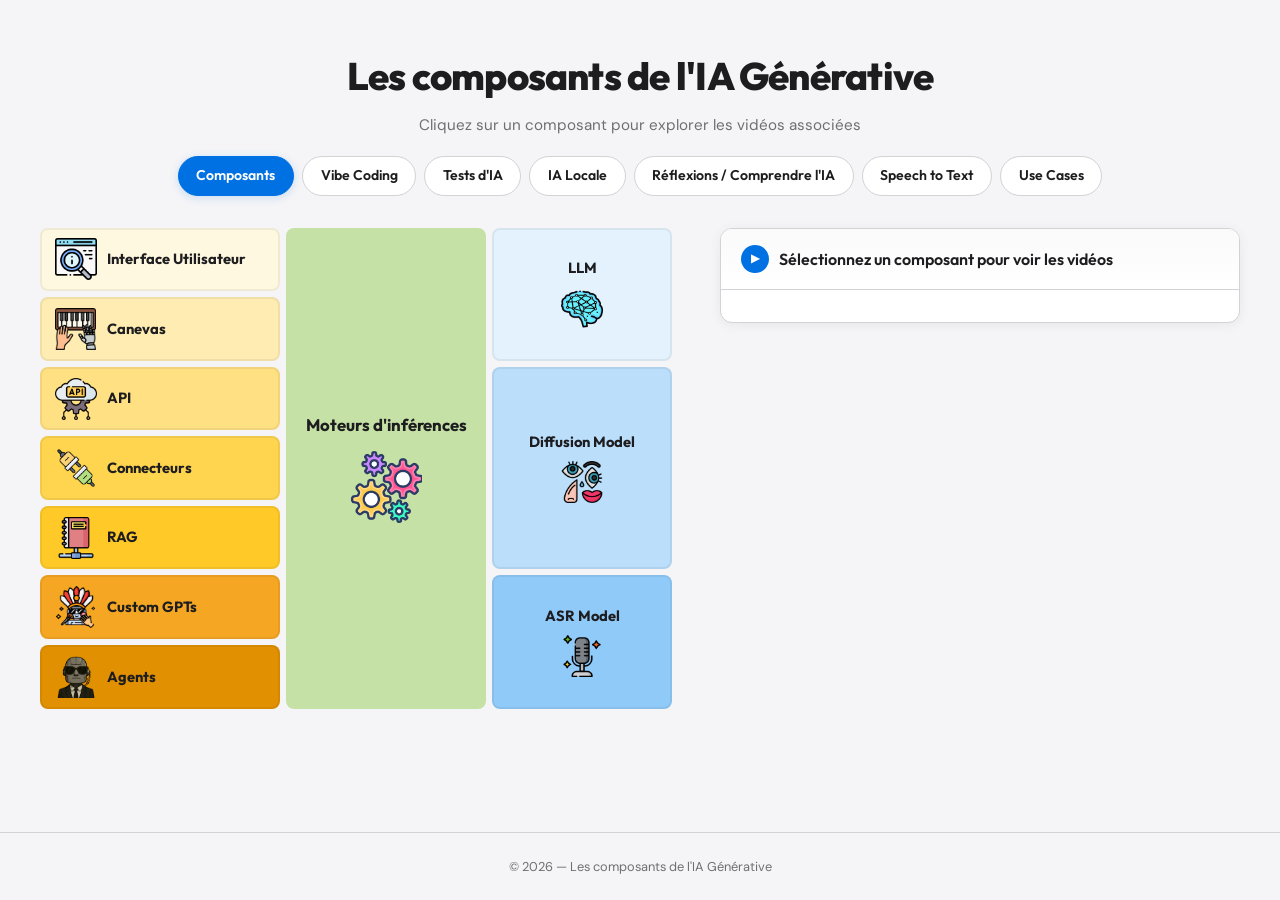
<file: index.html>
<!DOCTYPE html>
<html lang="fr">
<head>
  <meta charset="UTF-8" />
  <meta name="viewport" content="width=device-width, initial-scale=1.0" />
  <title>Composants de l'IA Générative</title>
  <link rel="icon" href="images/favicon.ico" />
  <link rel="preconnect" href="https://fonts.googleapis.com" />
  <link rel="preconnect" href="https://fonts.gstatic.com" crossorigin />
  <link href="https://fonts.googleapis.com/css2?family=DM+Sans:ital,opsz,wght@0,9..40,300..800;1,9..40,300..800&family=Outfit:wght@400;600;700;800&display=swap" rel="stylesheet" />
  <link rel="stylesheet" href="style.css" />
</head>
<body>

  <header class="site-header">
    <h1>Les composants de l'IA Générative</h1>
    <p class="subtitle">Cliquez sur un composant pour explorer les vidéos associées</p>
    <nav class="site-nav">
      <a class="nav__link nav__link--active" href="index.html" aria-current="page">Composants</a>
      <a class="nav__link" href="vibe-coding.html">Vibe Coding</a>
      <a class="nav__link" href="tests-ia.html">Tests d'IA</a>
      <a class="nav__link" href="ia-locale.html">IA Locale</a>
      <a class="nav__link" href="reflexions.html">Réflexions / Comprendre l'IA</a>
      <a class="nav__link" href="speech-to-text.html">Speech to Text</a>
      <a class="nav__link" href="use-cases.html">Use Cases</a>
    </nav>
  </header>

  <main class="main-layout">

    <!-- ═══ Schéma interactif ═══ -->
    <section class="schema-section">
      <div class="schema">
        <!-- Colonne gauche -->
        <div class="schema__col schema__col--left">
      <button class="cell cell--left" data-sujet="interface-utilisateur" style="--cell-bg: #FFF8E1">
        <img src="images/searching.png" alt="Interface Utilisateur" class="cell__icon" />
        <span class="cell__label">Interface Utilisateur</span>
      </button>
      <button class="cell cell--left" data-sujet="canevas" style="--cell-bg: #FFECB3">
        <img src="images/piano.png" alt="Canevas" class="cell__icon" />
        <span class="cell__label">Canevas</span>
      </button>
      <button class="cell cell--left" data-sujet="api" style="--cell-bg: #FFE082">
        <img src="images/api4.png" alt="API" class="cell__icon" />
        <span class="cell__label">API</span>
      </button>
      <button class="cell cell--left" data-sujet="connecteurs" style="--cell-bg: #FFD54F">
        <img src="images/cable-connector.png" alt="Connecteurs" class="cell__icon" />
        <span class="cell__label">Connecteurs</span>
      </button>
      <button class="cell cell--left" data-sujet="rag" style="--cell-bg: #FFCA28">
        <img src="images/database2.png" alt="RAG" class="cell__icon" />
        <span class="cell__label">RAG</span>
      </button>
      <button class="cell cell--left" data-sujet="custom-gpts" style="--cell-bg: #F5A623">
        <img src="images/custom-chatbot.png" alt="Custom GPTs" class="cell__icon" />
        <span class="cell__label">Custom GPTs</span>
      </button>
      <button class="cell cell--left" data-sujet="agents" style="--cell-bg: #E09000">
        <img src="images/Agent.png" alt="Agents" class="cell__icon" />
        <span class="cell__label">Agents</span>
      </button>

        </div>

        <!-- Centre -->
        <button class="schema__center" data-sujet="moteurs-inference">
          <span class="cell__label">Moteurs d'inférences</span>
          <img src="images/gear.png" alt="Moteurs d'inférences" class="cell__icon cell__icon--center" />
        </button>

        <!-- Colonne droite -->
        <div class="schema__col schema__col--right">
      <button class="cell cell--right" data-sujet="llm">
        <span class="cell__label">LLM</span>
        <img src="images/IA.png" alt="LLM" class="cell__icon" />
      </button>
      <button class="cell cell--right" data-sujet="diffusion-model">
        <span class="cell__label">Diffusion Model</span>
        <img src="images/abstrait.png" alt="Diffusion Model" class="cell__icon" />
      </button>
      <button class="cell cell--right" data-sujet="asr-model">
        <span class="cell__label">ASR Model</span>
        <img src="images/microphone2.png" alt="ASR Model" class="cell__icon" />
      </button>

        </div>
      </div>
    </section>

    <!-- ═══ Zone playlist ═══ -->
    <section class="playlist-section" id="playlistSection">
      <div class="playlist-header" id="playlistHeader">
        <span class="playlist-header__icon">▶</span>
        <span>Sélectionnez un composant pour voir les vidéos</span>
      </div>
      <div class="playlist-container" id="playlistContainer">
        <!-- Les embeds YouTube seront injectés ici -->
      </div>
    </section>

  </main>

  <script>
    const playlists = {
    "llm": {
        "label": "LLM",
        "videos": [
            {
                "youtube_id": "vQL_1mBZbUI",
                "title": "Qu'est-ce qu'un LLM (+ Tuto LM Studio & Huggingface)"
            },
            {
                "youtube_id": "LAWRK5yBPdU",
                "title": "Qu'est-ce que le Fine Tuning ? (explications simples)"
            }
        ]
    },
    "diffusion-model": {
        "label": "Diffusion Model",
        "videos": [
            {
                "youtube_id": "https:\/\/youtu.be\/Iq4zOvDeJFE",
                "title": "Tuto : Je montre comment je fais mes illustrations avec ChatGPT"
            },
            {
                "youtube_id": "LAWRK5yBPdU",
                "title": "Qu'est-ce que le Fine Tuning ? (explications simples)"
            },
            {
                "youtube_id": "VuAA0fnz2OE",
                "title": "ChatGPT a mis à jour sa Génération d'Images et on teste différents modèles de génération d'images accessibles depuis ChatGPT"
            }
        ]
    },
    "asr-model": {
        "label": "ASR Model",
        "videos": [
            {
                "youtube_id": "msbehMVDFeA",
                "title": "On teste la reconnaissance vocale de toutes les IA"
            }
        ]
    },
    "moteurs-inference": {
        "label": "Moteurs d'inférences",
        "videos": [
            {
                "youtube_id": "vQL_1mBZbUI",
                "title": "Qu'est-ce qu'un LLM (+ Tuto LM Studio & Huggingface)"
            }
        ]
    },
    "interface-utilisateur": {
        "label": "Interface Utilisateur",
        "videos": []
    },
    "canevas": {
        "label": "Canevas",
        "videos": []
    },
    "api": {
        "label": "API",
        "videos": [
            {
                "youtube_id": "https:\/\/youtu.be\/MalpJyAwsiI",
                "title": "Qu'est-ce qu'une API ? Quelle est la particularité de l'API ChatGPT ?"
            },
            {
                "youtube_id": "https:\/\/youtu.be\/qNG42lR2wMc",
                "title": "Tuto API ChatGPT"
            }
        ]
    },
    "connecteurs": {
        "label": "Connecteurs",
        "videos": []
    },
    "rag": {
        "label": "RAG",
        "videos": []
    },
    "custom-gpts": {
        "label": "Custom GPTs",
        "videos": [
            {
                "youtube_id": "https:\/\/youtu.be\/yUjk4CKtBpw",
                "title": "Comment Customiser ChatGPT afin qu'il réalise des tâches récurrentes ? | Tutoriel"
            },
            {
                "youtube_id": "https:\/\/youtu.be\/1pKth1Mk3Ss",
                "title": "Tuto Custom GPT : Prompt is Code 💻"
            }
        ]
    },
    "agents": {
        "label": "Agents",
        "videos": []
    }
};

    const container   = document.getElementById('playlistContainer');
    const header      = document.getElementById('playlistHeader');
    const section     = document.getElementById('playlistSection');
    const allCells    = document.querySelectorAll('[data-sujet]');

    let activeSujet = null;

    allCells.forEach(cell => {
      cell.addEventListener('click', () => {
        const sujet = cell.dataset.sujet;

        // Toggle : si on reclique sur le même, on désélectionne
        if (activeSujet === sujet) {
          cell.classList.remove('cell--active');
          activeSujet = null;
          showEmptyState();
          return;
        }

        // Désélectionner l'ancien
        allCells.forEach(c => c.classList.remove('cell--active'));

        // Sélectionner le nouveau
        cell.classList.add('cell--active');
        activeSujet = sujet;

        const playlist = playlists[sujet];
        if (!playlist) return;

        // Header
        header.innerHTML = '<span class="playlist-header__icon">▶</span>' +
          '<span>' + playlist.label + ' — ' + playlist.videos.length + ' vidéo' +
          (playlist.videos.length > 1 ? 's' : '') + '</span>';

        // Vidéos
        if (playlist.videos.length === 0) {
          container.innerHTML = '<p class="playlist-empty">Aucune vidéo disponible pour ce sujet.</p>';
          return;
        }

        container.innerHTML = playlist.videos.map((v, i) => {
          return '<div class="video-card" style="animation-delay: ' + (i * 0.08) + 's">' +
            '<div class="video-card__embed">' +
              '<iframe src="https://www.youtube-nocookie.com/embed/' + extractYoutubeId(v.youtube_id) + '" ' +
                'title="' + escapeHtml(v.title) + '" frameborder="0" ' +
                'allow="autoplay; fullscreen" ' +
                'referrerpolicy="strict-origin-when-cross-origin" allowfullscreen></iframe>' +
            '</div>' +
            '<p class="video-card__title">' + escapeHtml(v.title) + '</p>' +
          '</div>';
        }).join('');

        // Scroll vers la playlist sur mobile
        if (window.innerWidth < 1100) {
          section.scrollIntoView({ behavior: 'smooth', block: 'start' });
        }
      });
    });

    function showEmptyState() {
      header.innerHTML = '<span class="playlist-header__icon">▶</span>' +
        '<span>Sélectionnez un composant pour voir les vidéos</span>';
      container.innerHTML = '';
    }

    function extractYoutubeId(input) {
      if (input.includes('https://youtu.be/')) {
        return input.split('https://youtu.be/')[1];
      }
      return input;
    }

    function escapeHtml(text) {
      const div = document.createElement('div');
      div.textContent = text;
      return div.innerHTML;
    }
  </script>

  <footer class="site-footer">
    <p>© 2026 — Les composants de l'IA Générative</p>
  </footer>

</body>
</html>
</file>
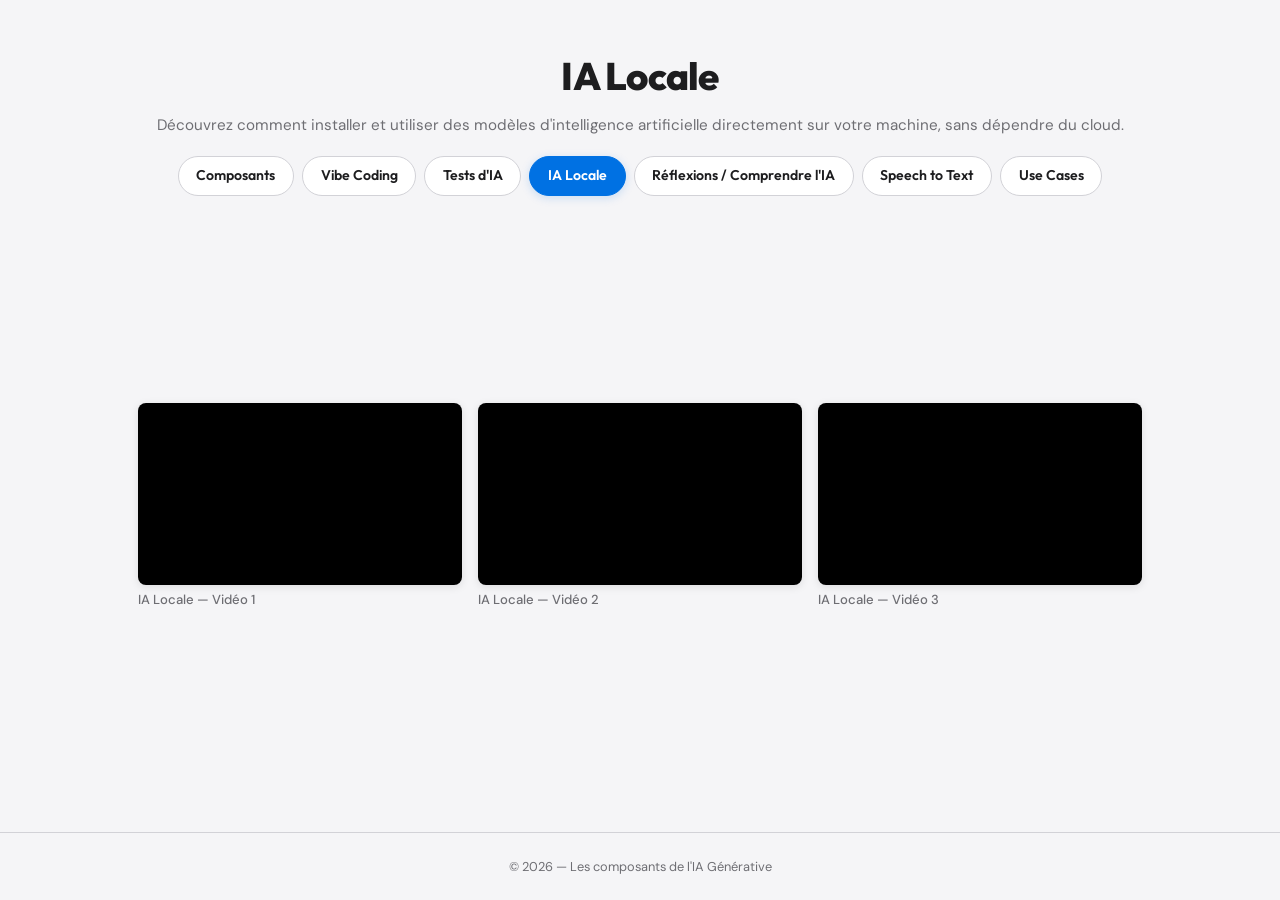
<file: ia-locale.html>
<!DOCTYPE html>
<html lang="fr">
<head>
  <meta charset="UTF-8" />
  <meta name="viewport" content="width=device-width, initial-scale=1.0" />
  <title>IA Locale — IA Générative</title>
  <link rel="icon" href="images/favicon.ico" />
  <link rel="preconnect" href="https://fonts.googleapis.com" />
  <link rel="preconnect" href="https://fonts.gstatic.com" crossorigin />
  <link href="https://fonts.googleapis.com/css2?family=DM+Sans:ital,opsz,wght@0,9..40,300..800;1,9..40,300..800&family=Outfit:wght@400;600;700;800&display=swap" rel="stylesheet" />
  <link rel="stylesheet" href="style.css" />
</head>
<body>

  <header class="site-header">
    <h1>IA Locale</h1>
    <p class="subtitle">Découvrez comment installer et utiliser des modèles d'intelligence artificielle directement sur votre machine, sans dépendre du cloud.</p>
    <nav class="site-nav">
      <a class="nav__link" href="index.html">Composants</a>
      <a class="nav__link" href="vibe-coding.html">Vibe Coding</a>
      <a class="nav__link" href="tests-ia.html">Tests d'IA</a>
      <a class="nav__link nav__link--active" href="ia-locale.html" aria-current="page">IA Locale</a>
      <a class="nav__link" href="reflexions.html">Réflexions / Comprendre l'IA</a>
      <a class="nav__link" href="speech-to-text.html">Speech to Text</a>
      <a class="nav__link" href="use-cases.html">Use Cases</a>
    </nav>
  </header>

  <main class="main-layout main-layout--wide">
    <section class="vc-section">
      <div class="vc-app__videos">
            <div class="vc-video">
              <div class="vc-video__embed">
                <iframe src="https://www.youtube-nocookie.com/embed/qhCH237rC9c"
                  title="IA Locale — Vidéo 1" frameborder="0"
                  allow="autoplay; fullscreen"
                  referrerpolicy="strict-origin-when-cross-origin" allowfullscreen></iframe>
              </div>
              <p class="vc-video__title">IA Locale — Vidéo 1</p>
            </div>
            <div class="vc-video">
              <div class="vc-video__embed">
                <iframe src="https://www.youtube-nocookie.com/embed/a7AkWmHmD3U"
                  title="IA Locale — Vidéo 2" frameborder="0"
                  allow="autoplay; fullscreen"
                  referrerpolicy="strict-origin-when-cross-origin" allowfullscreen></iframe>
              </div>
              <p class="vc-video__title">IA Locale — Vidéo 2</p>
            </div>
            <div class="vc-video">
              <div class="vc-video__embed">
                <iframe src="https://www.youtube-nocookie.com/embed/0wq97uCeKx4"
                  title="IA Locale — Vidéo 3" frameborder="0"
                  allow="autoplay; fullscreen"
                  referrerpolicy="strict-origin-when-cross-origin" allowfullscreen></iframe>
              </div>
              <p class="vc-video__title">IA Locale — Vidéo 3</p>
            </div>

      </div>
    </section>
  </main>

  <footer class="site-footer">
    <p>© 2026 — Les composants de l'IA Générative</p>
  </footer>

</body>
</html>
</file>
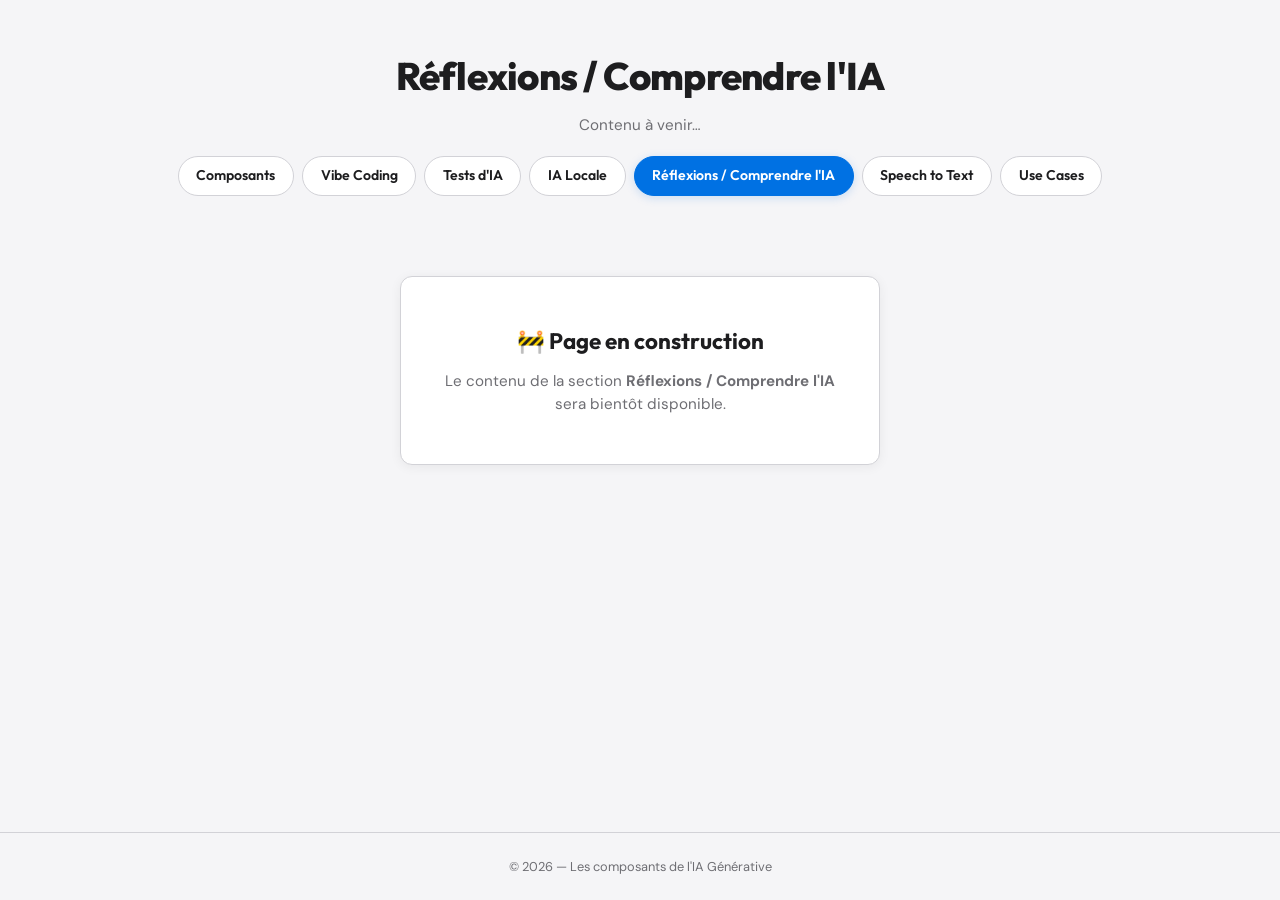
<file: reflexions.html>
<!DOCTYPE html>
<html lang="fr">
<head>
  <meta charset="UTF-8" />
  <meta name="viewport" content="width=device-width, initial-scale=1.0" />
  <title>Réflexions / Comprendre l'IA — IA Générative</title>
  <link rel="icon" href="images/favicon.ico" />
  <link rel="preconnect" href="https://fonts.googleapis.com" />
  <link rel="preconnect" href="https://fonts.gstatic.com" crossorigin />
  <link href="https://fonts.googleapis.com/css2?family=DM+Sans:ital,opsz,wght@0,9..40,300..800;1,9..40,300..800&family=Outfit:wght@400;600;700;800&display=swap" rel="stylesheet" />
  <link rel="stylesheet" href="style.css" />
</head>
<body>

  <header class="site-header">
    <h1>Réflexions / Comprendre l'IA</h1>
    <p class="subtitle">Contenu à venir…</p>
    <nav class="site-nav">
      <a class="nav__link" href="index.html">Composants</a>
      <a class="nav__link" href="vibe-coding.html">Vibe Coding</a>
      <a class="nav__link" href="tests-ia.html">Tests d'IA</a>
      <a class="nav__link" href="ia-locale.html">IA Locale</a>
      <a class="nav__link nav__link--active" href="reflexions.html" aria-current="page">Réflexions / Comprendre l'IA</a>
      <a class="nav__link" href="speech-to-text.html">Speech to Text</a>
      <a class="nav__link" href="use-cases.html">Use Cases</a>
    </nav>
  </header>

  <main class="main-layout">
    <section class="placeholder-section">
      <div class="placeholder-card">
        <h2>🚧 Page en construction</h2>
        <p>Le contenu de la section <strong>Réflexions / Comprendre l'IA</strong> sera bientôt disponible.</p>
      </div>
    </section>
  </main>

  <footer class="site-footer">
    <p>© 2026 — Les composants de l'IA Générative</p>
  </footer>

</body>
</html>
</file>
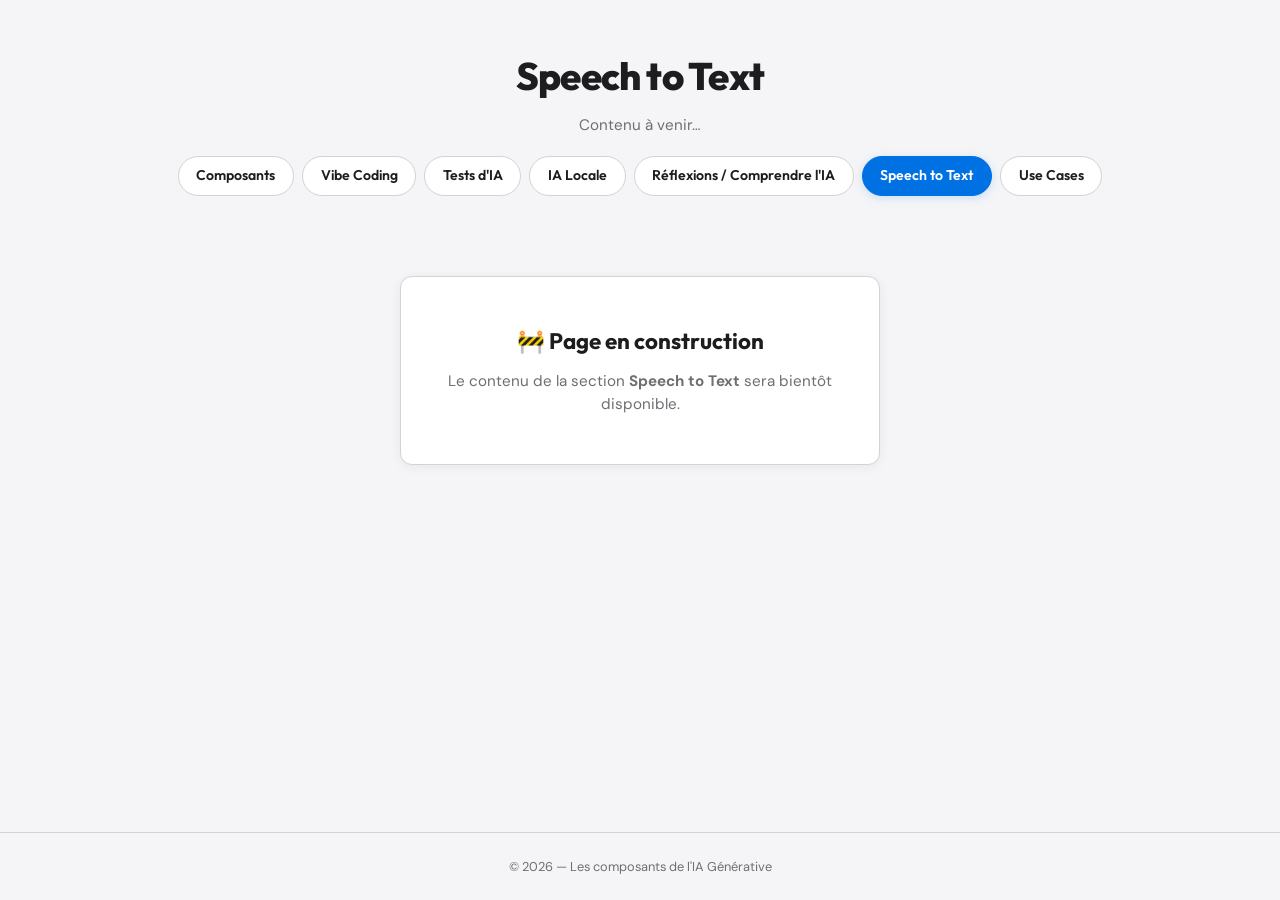
<file: speech-to-text.html>
<!DOCTYPE html>
<html lang="fr">
<head>
  <meta charset="UTF-8" />
  <meta name="viewport" content="width=device-width, initial-scale=1.0" />
  <title>Speech to Text — IA Générative</title>
  <link rel="icon" href="images/favicon.ico" />
  <link rel="preconnect" href="https://fonts.googleapis.com" />
  <link rel="preconnect" href="https://fonts.gstatic.com" crossorigin />
  <link href="https://fonts.googleapis.com/css2?family=DM+Sans:ital,opsz,wght@0,9..40,300..800;1,9..40,300..800&family=Outfit:wght@400;600;700;800&display=swap" rel="stylesheet" />
  <link rel="stylesheet" href="style.css" />
</head>
<body>

  <header class="site-header">
    <h1>Speech to Text</h1>
    <p class="subtitle">Contenu à venir…</p>
    <nav class="site-nav">
      <a class="nav__link" href="index.html">Composants</a>
      <a class="nav__link" href="vibe-coding.html">Vibe Coding</a>
      <a class="nav__link" href="tests-ia.html">Tests d'IA</a>
      <a class="nav__link" href="ia-locale.html">IA Locale</a>
      <a class="nav__link" href="reflexions.html">Réflexions / Comprendre l'IA</a>
      <a class="nav__link nav__link--active" href="speech-to-text.html" aria-current="page">Speech to Text</a>
      <a class="nav__link" href="use-cases.html">Use Cases</a>
    </nav>
  </header>

  <main class="main-layout">
    <section class="placeholder-section">
      <div class="placeholder-card">
        <h2>🚧 Page en construction</h2>
        <p>Le contenu de la section <strong>Speech to Text</strong> sera bientôt disponible.</p>
      </div>
    </section>
  </main>

  <footer class="site-footer">
    <p>© 2026 — Les composants de l'IA Générative</p>
  </footer>

</body>
</html>
</file>
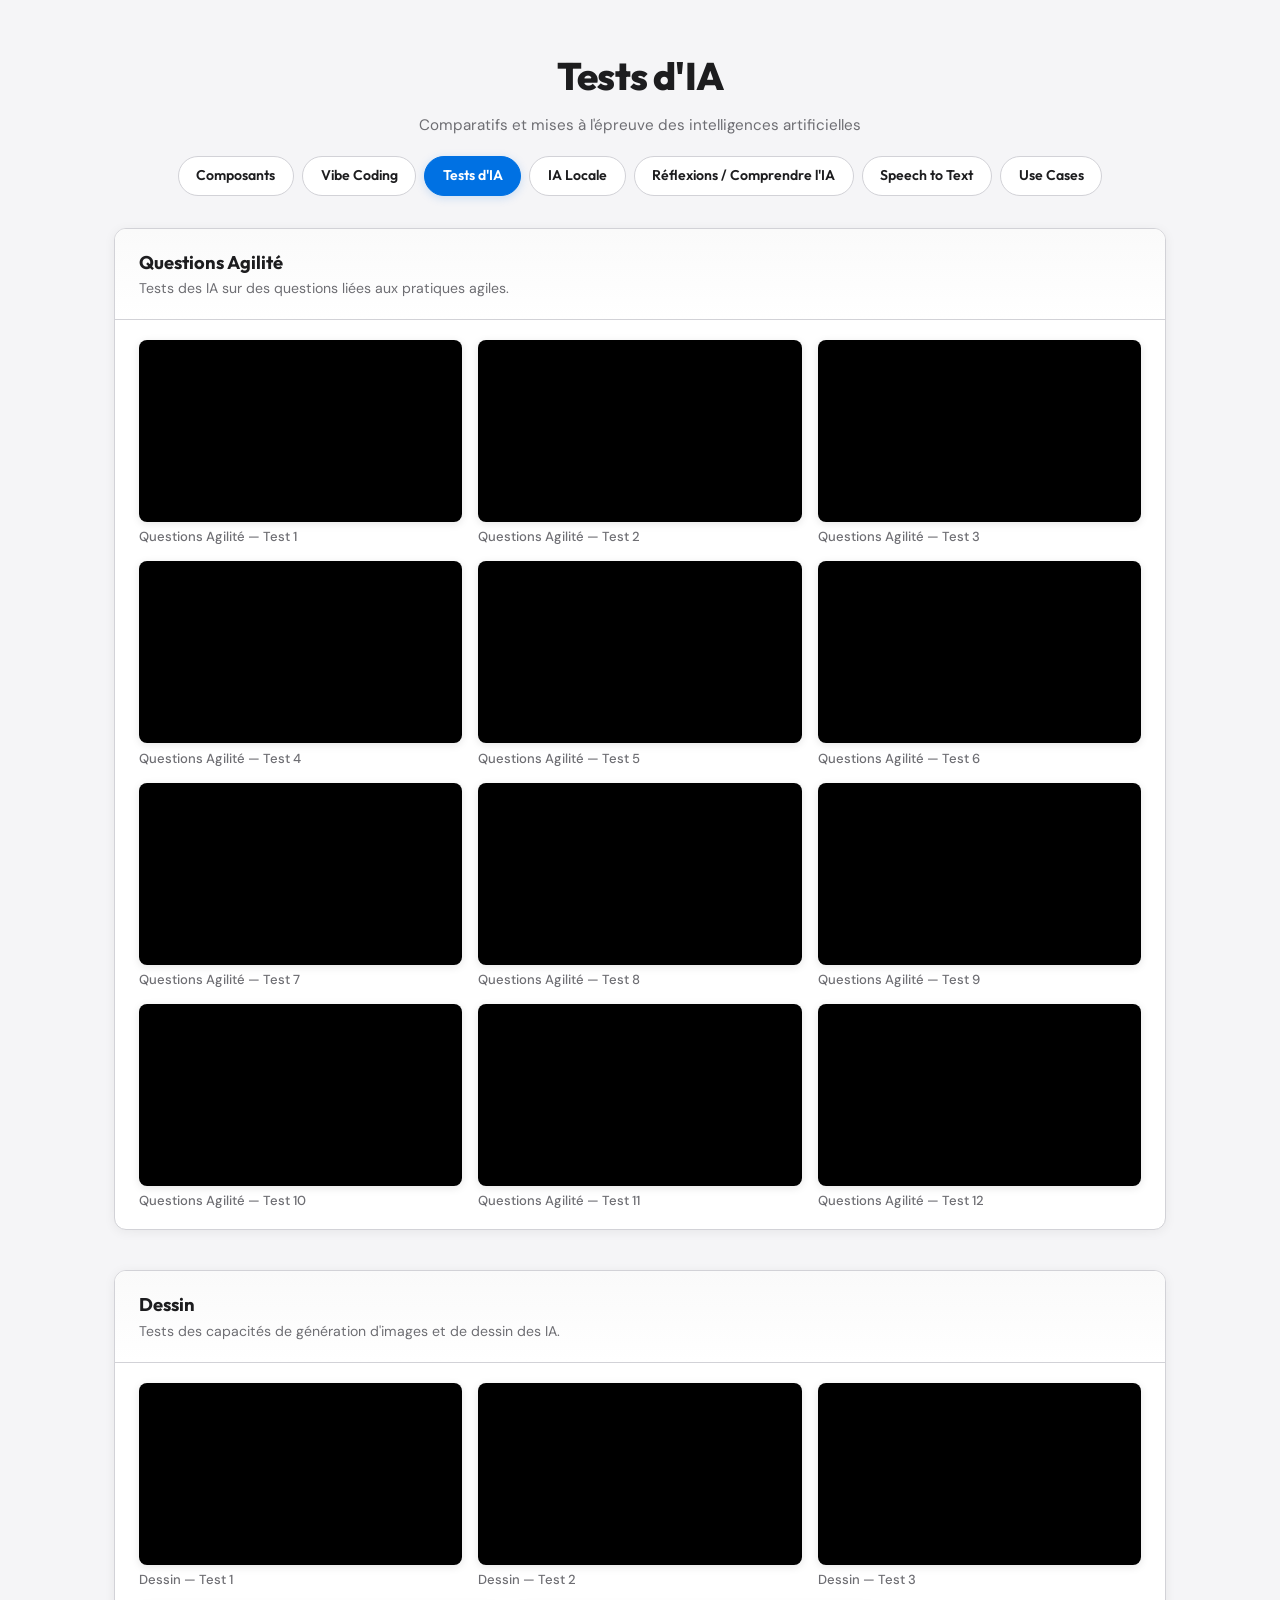
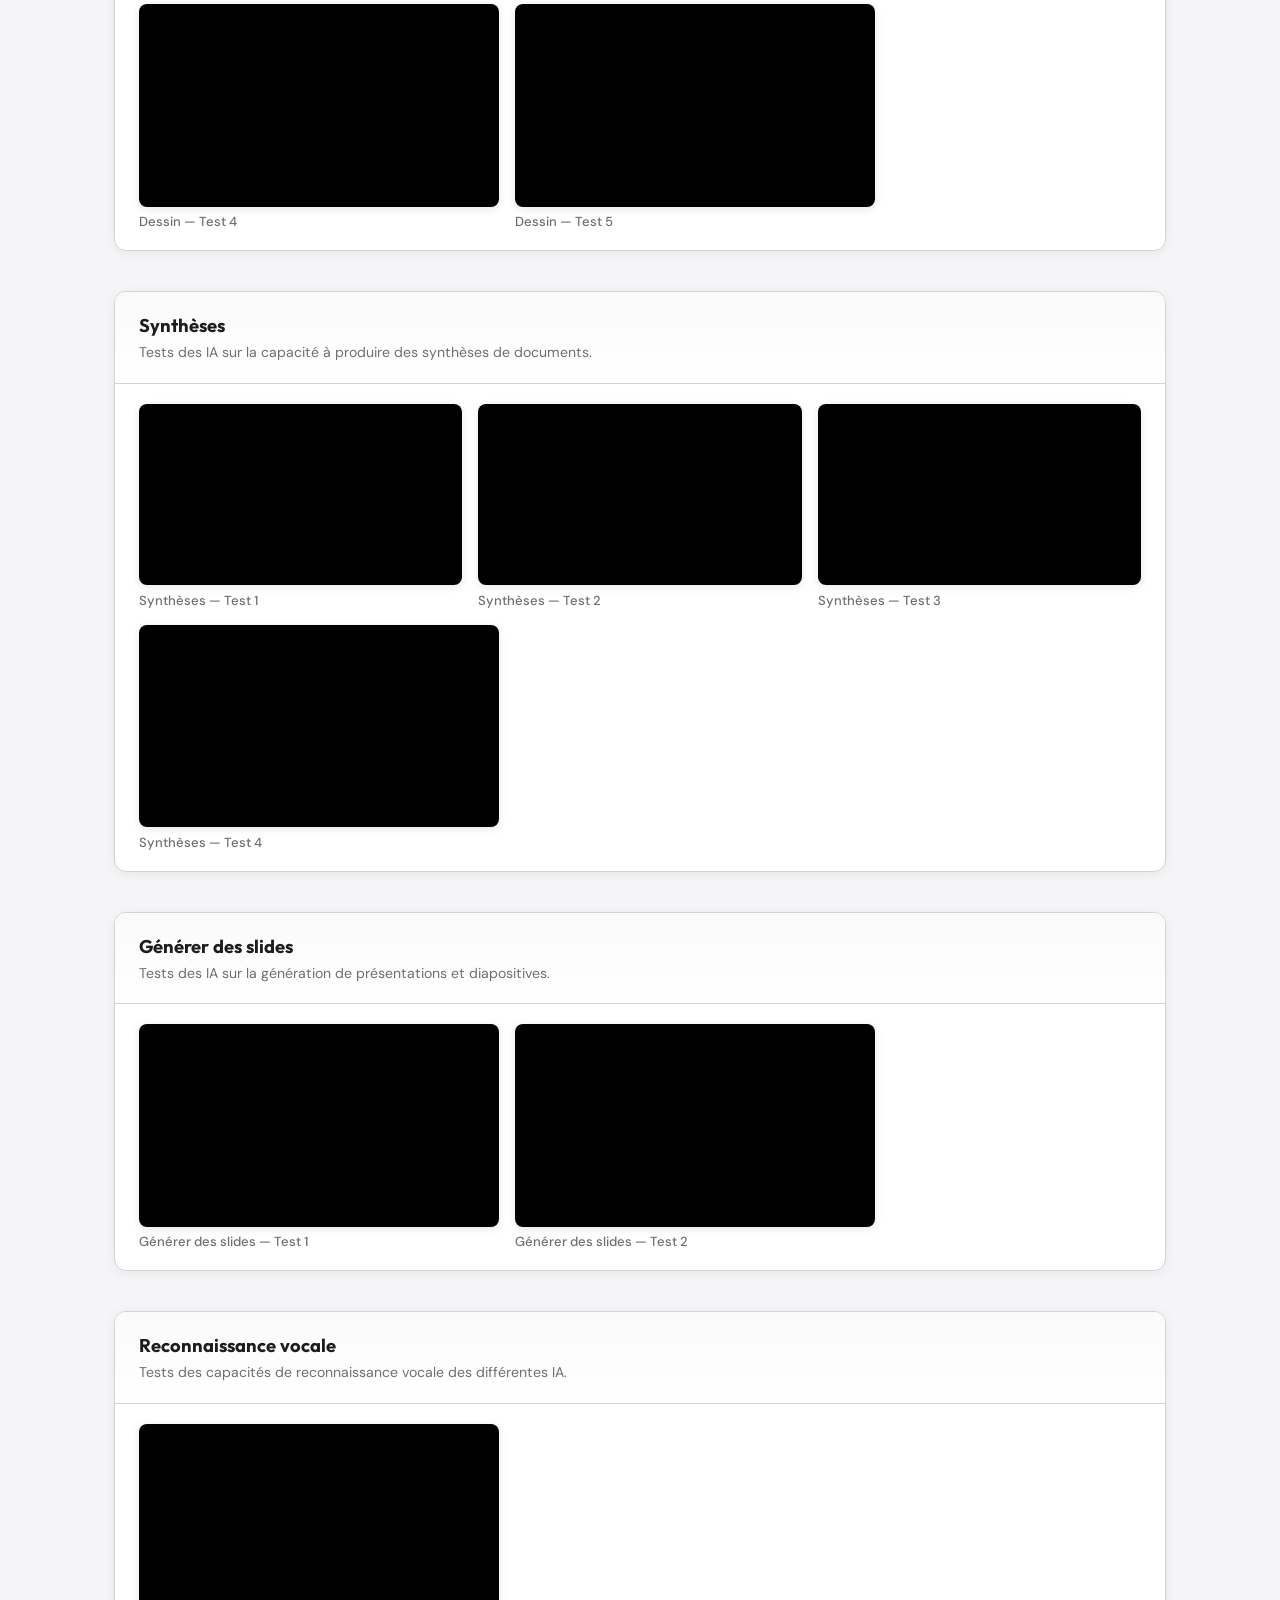
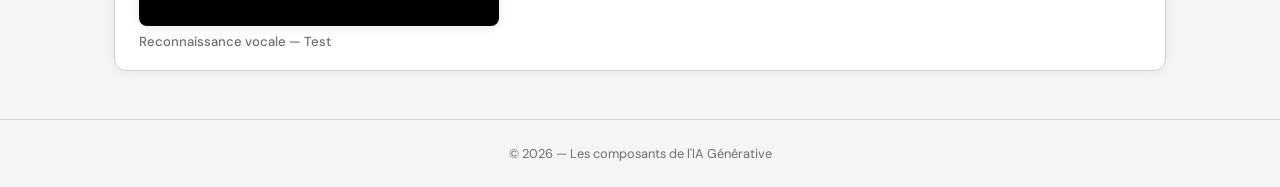
<file: tests-ia.html>
<!DOCTYPE html>
<html lang="fr">
<head>
  <meta charset="UTF-8" />
  <meta name="viewport" content="width=device-width, initial-scale=1.0" />
  <title>Tests d'IA — IA Générative</title>
  <link rel="icon" href="images/favicon.ico" />
  <link rel="preconnect" href="https://fonts.googleapis.com" />
  <link rel="preconnect" href="https://fonts.gstatic.com" crossorigin />
  <link href="https://fonts.googleapis.com/css2?family=DM+Sans:ital,opsz,wght@0,9..40,300..800;1,9..40,300..800&family=Outfit:wght@400;600;700;800&display=swap" rel="stylesheet" />
  <link rel="stylesheet" href="style.css" />
</head>
<body>

  <header class="site-header">
    <h1>Tests d'IA</h1>
    <p class="subtitle">Comparatifs et mises à l'épreuve des intelligences artificielles</p>
    <nav class="site-nav">
      <a class="nav__link" href="index.html">Composants</a>
      <a class="nav__link" href="vibe-coding.html">Vibe Coding</a>
      <a class="nav__link nav__link--active" href="tests-ia.html" aria-current="page">Tests d'IA</a>
      <a class="nav__link" href="ia-locale.html">IA Locale</a>
      <a class="nav__link" href="reflexions.html">Réflexions / Comprendre l'IA</a>
      <a class="nav__link" href="speech-to-text.html">Speech to Text</a>
      <a class="nav__link" href="use-cases.html">Use Cases</a>
    </nav>
  </header>

  <main class="main-layout main-layout--wide">
    <section class="vc-section">
      <article class="vc-app">
        <div class="vc-app__header vc-app__header--no-icon">
          <div class="vc-app__info">
            <h2 class="vc-app__name">Questions Agilité</h2>
            <p class="vc-app__desc">Tests des IA sur des questions liées aux pratiques agiles.</p>
          </div>
        </div>
        <div class="vc-app__videos">
            <div class="vc-video">
              <div class="vc-video__embed">
                <iframe src="https://www.youtube-nocookie.com/embed/OChJUyU8dWk"
                  title="Questions Agilité — Test 1" frameborder="0"
                  allow="autoplay; fullscreen"
                  referrerpolicy="strict-origin-when-cross-origin" allowfullscreen></iframe>
              </div>
              <p class="vc-video__title">Questions Agilité — Test 1</p>
            </div>
            <div class="vc-video">
              <div class="vc-video__embed">
                <iframe src="https://www.youtube-nocookie.com/embed/dcxUaeH-z4Y"
                  title="Questions Agilité — Test 2" frameborder="0"
                  allow="autoplay; fullscreen"
                  referrerpolicy="strict-origin-when-cross-origin" allowfullscreen></iframe>
              </div>
              <p class="vc-video__title">Questions Agilité — Test 2</p>
            </div>
            <div class="vc-video">
              <div class="vc-video__embed">
                <iframe src="https://www.youtube-nocookie.com/embed/QimIFnkOCA4"
                  title="Questions Agilité — Test 3" frameborder="0"
                  allow="autoplay; fullscreen"
                  referrerpolicy="strict-origin-when-cross-origin" allowfullscreen></iframe>
              </div>
              <p class="vc-video__title">Questions Agilité — Test 3</p>
            </div>
            <div class="vc-video">
              <div class="vc-video__embed">
                <iframe src="https://www.youtube-nocookie.com/embed/xX4FqB3eo1c"
                  title="Questions Agilité — Test 4" frameborder="0"
                  allow="autoplay; fullscreen"
                  referrerpolicy="strict-origin-when-cross-origin" allowfullscreen></iframe>
              </div>
              <p class="vc-video__title">Questions Agilité — Test 4</p>
            </div>
            <div class="vc-video">
              <div class="vc-video__embed">
                <iframe src="https://www.youtube-nocookie.com/embed/e-WzAmTcbH0"
                  title="Questions Agilité — Test 5" frameborder="0"
                  allow="autoplay; fullscreen"
                  referrerpolicy="strict-origin-when-cross-origin" allowfullscreen></iframe>
              </div>
              <p class="vc-video__title">Questions Agilité — Test 5</p>
            </div>
            <div class="vc-video">
              <div class="vc-video__embed">
                <iframe src="https://www.youtube-nocookie.com/embed/8m3mw_AJC3g"
                  title="Questions Agilité — Test 6" frameborder="0"
                  allow="autoplay; fullscreen"
                  referrerpolicy="strict-origin-when-cross-origin" allowfullscreen></iframe>
              </div>
              <p class="vc-video__title">Questions Agilité — Test 6</p>
            </div>
            <div class="vc-video">
              <div class="vc-video__embed">
                <iframe src="https://www.youtube-nocookie.com/embed/Jg0Mlvs6oMY"
                  title="Questions Agilité — Test 7" frameborder="0"
                  allow="autoplay; fullscreen"
                  referrerpolicy="strict-origin-when-cross-origin" allowfullscreen></iframe>
              </div>
              <p class="vc-video__title">Questions Agilité — Test 7</p>
            </div>
            <div class="vc-video">
              <div class="vc-video__embed">
                <iframe src="https://www.youtube-nocookie.com/embed/WndMc3zyslU"
                  title="Questions Agilité — Test 8" frameborder="0"
                  allow="autoplay; fullscreen"
                  referrerpolicy="strict-origin-when-cross-origin" allowfullscreen></iframe>
              </div>
              <p class="vc-video__title">Questions Agilité — Test 8</p>
            </div>
            <div class="vc-video">
              <div class="vc-video__embed">
                <iframe src="https://www.youtube-nocookie.com/embed/KjQoTN35vx0"
                  title="Questions Agilité — Test 9" frameborder="0"
                  allow="autoplay; fullscreen"
                  referrerpolicy="strict-origin-when-cross-origin" allowfullscreen></iframe>
              </div>
              <p class="vc-video__title">Questions Agilité — Test 9</p>
            </div>
            <div class="vc-video">
              <div class="vc-video__embed">
                <iframe src="https://www.youtube-nocookie.com/embed/VBl8HD9fmEU"
                  title="Questions Agilité — Test 10" frameborder="0"
                  allow="autoplay; fullscreen"
                  referrerpolicy="strict-origin-when-cross-origin" allowfullscreen></iframe>
              </div>
              <p class="vc-video__title">Questions Agilité — Test 10</p>
            </div>
            <div class="vc-video">
              <div class="vc-video__embed">
                <iframe src="https://www.youtube-nocookie.com/embed/a7AkWmHmD3U"
                  title="Questions Agilité — Test 11" frameborder="0"
                  allow="autoplay; fullscreen"
                  referrerpolicy="strict-origin-when-cross-origin" allowfullscreen></iframe>
              </div>
              <p class="vc-video__title">Questions Agilité — Test 11</p>
            </div>
            <div class="vc-video">
              <div class="vc-video__embed">
                <iframe src="https://www.youtube-nocookie.com/embed/0wq97uCeKx4"
                  title="Questions Agilité — Test 12" frameborder="0"
                  allow="autoplay; fullscreen"
                  referrerpolicy="strict-origin-when-cross-origin" allowfullscreen></iframe>
              </div>
              <p class="vc-video__title">Questions Agilité — Test 12</p>
            </div>

        </div>
      </article>
      <article class="vc-app">
        <div class="vc-app__header vc-app__header--no-icon">
          <div class="vc-app__info">
            <h2 class="vc-app__name">Dessin</h2>
            <p class="vc-app__desc">Tests des capacités de génération d'images et de dessin des IA.</p>
          </div>
        </div>
        <div class="vc-app__videos">
            <div class="vc-video">
              <div class="vc-video__embed">
                <iframe src="https://www.youtube-nocookie.com/embed/0Fg0-ufPo_c"
                  title="Dessin — Test 1" frameborder="0"
                  allow="autoplay; fullscreen"
                  referrerpolicy="strict-origin-when-cross-origin" allowfullscreen></iframe>
              </div>
              <p class="vc-video__title">Dessin — Test 1</p>
            </div>
            <div class="vc-video">
              <div class="vc-video__embed">
                <iframe src="https://www.youtube-nocookie.com/embed/wSJGMRr9vmw"
                  title="Dessin — Test 2" frameborder="0"
                  allow="autoplay; fullscreen"
                  referrerpolicy="strict-origin-when-cross-origin" allowfullscreen></iframe>
              </div>
              <p class="vc-video__title">Dessin — Test 2</p>
            </div>
            <div class="vc-video">
              <div class="vc-video__embed">
                <iframe src="https://www.youtube-nocookie.com/embed/FI1OlBZ-HaE"
                  title="Dessin — Test 3" frameborder="0"
                  allow="autoplay; fullscreen"
                  referrerpolicy="strict-origin-when-cross-origin" allowfullscreen></iframe>
              </div>
              <p class="vc-video__title">Dessin — Test 3</p>
            </div>
            <div class="vc-video">
              <div class="vc-video__embed">
                <iframe src="https://www.youtube-nocookie.com/embed/TPRjzFR78bQ"
                  title="Dessin — Test 4" frameborder="0"
                  allow="autoplay; fullscreen"
                  referrerpolicy="strict-origin-when-cross-origin" allowfullscreen></iframe>
              </div>
              <p class="vc-video__title">Dessin — Test 4</p>
            </div>
            <div class="vc-video">
              <div class="vc-video__embed">
                <iframe src="https://www.youtube-nocookie.com/embed/lmvzLztrtpQ"
                  title="Dessin — Test 5" frameborder="0"
                  allow="autoplay; fullscreen"
                  referrerpolicy="strict-origin-when-cross-origin" allowfullscreen></iframe>
              </div>
              <p class="vc-video__title">Dessin — Test 5</p>
            </div>

        </div>
      </article>
      <article class="vc-app">
        <div class="vc-app__header vc-app__header--no-icon">
          <div class="vc-app__info">
            <h2 class="vc-app__name">Synthèses</h2>
            <p class="vc-app__desc">Tests des IA sur la capacité à produire des synthèses de documents.</p>
          </div>
        </div>
        <div class="vc-app__videos">
            <div class="vc-video">
              <div class="vc-video__embed">
                <iframe src="https://www.youtube-nocookie.com/embed/OnPn_DEiu8A"
                  title="Synthèses — Test 1" frameborder="0"
                  allow="autoplay; fullscreen"
                  referrerpolicy="strict-origin-when-cross-origin" allowfullscreen></iframe>
              </div>
              <p class="vc-video__title">Synthèses — Test 1</p>
            </div>
            <div class="vc-video">
              <div class="vc-video__embed">
                <iframe src="https://www.youtube-nocookie.com/embed/sYr-MnXurUY"
                  title="Synthèses — Test 2" frameborder="0"
                  allow="autoplay; fullscreen"
                  referrerpolicy="strict-origin-when-cross-origin" allowfullscreen></iframe>
              </div>
              <p class="vc-video__title">Synthèses — Test 2</p>
            </div>
            <div class="vc-video">
              <div class="vc-video__embed">
                <iframe src="https://www.youtube-nocookie.com/embed/WSED-zz4AXY"
                  title="Synthèses — Test 3" frameborder="0"
                  allow="autoplay; fullscreen"
                  referrerpolicy="strict-origin-when-cross-origin" allowfullscreen></iframe>
              </div>
              <p class="vc-video__title">Synthèses — Test 3</p>
            </div>
            <div class="vc-video">
              <div class="vc-video__embed">
                <iframe src="https://www.youtube-nocookie.com/embed/AfzD34gZ6A0"
                  title="Synthèses — Test 4" frameborder="0"
                  allow="autoplay; fullscreen"
                  referrerpolicy="strict-origin-when-cross-origin" allowfullscreen></iframe>
              </div>
              <p class="vc-video__title">Synthèses — Test 4</p>
            </div>

        </div>
      </article>
      <article class="vc-app">
        <div class="vc-app__header vc-app__header--no-icon">
          <div class="vc-app__info">
            <h2 class="vc-app__name">Générer des slides</h2>
            <p class="vc-app__desc">Tests des IA sur la génération de présentations et diapositives.</p>
          </div>
        </div>
        <div class="vc-app__videos">
            <div class="vc-video">
              <div class="vc-video__embed">
                <iframe src="https://www.youtube-nocookie.com/embed/XaUYdbCj6UM"
                  title="Générer des slides — Test 1" frameborder="0"
                  allow="autoplay; fullscreen"
                  referrerpolicy="strict-origin-when-cross-origin" allowfullscreen></iframe>
              </div>
              <p class="vc-video__title">Générer des slides — Test 1</p>
            </div>
            <div class="vc-video">
              <div class="vc-video__embed">
                <iframe src="https://www.youtube-nocookie.com/embed/Ea3jXVh72RA"
                  title="Générer des slides — Test 2" frameborder="0"
                  allow="autoplay; fullscreen"
                  referrerpolicy="strict-origin-when-cross-origin" allowfullscreen></iframe>
              </div>
              <p class="vc-video__title">Générer des slides — Test 2</p>
            </div>

        </div>
      </article>
      <article class="vc-app">
        <div class="vc-app__header vc-app__header--no-icon">
          <div class="vc-app__info">
            <h2 class="vc-app__name">Reconnaissance vocale</h2>
            <p class="vc-app__desc">Tests des capacités de reconnaissance vocale des différentes IA.</p>
          </div>
        </div>
        <div class="vc-app__videos">
            <div class="vc-video">
              <div class="vc-video__embed">
                <iframe src="https://www.youtube-nocookie.com/embed/msbehMVDFeA"
                  title="Reconnaissance vocale — Test" frameborder="0"
                  allow="autoplay; fullscreen"
                  referrerpolicy="strict-origin-when-cross-origin" allowfullscreen></iframe>
              </div>
              <p class="vc-video__title">Reconnaissance vocale — Test</p>
            </div>

        </div>
      </article>

    </section>
  </main>

  <footer class="site-footer">
    <p>© 2026 — Les composants de l'IA Générative</p>
  </footer>

</body>
</html>
</file>
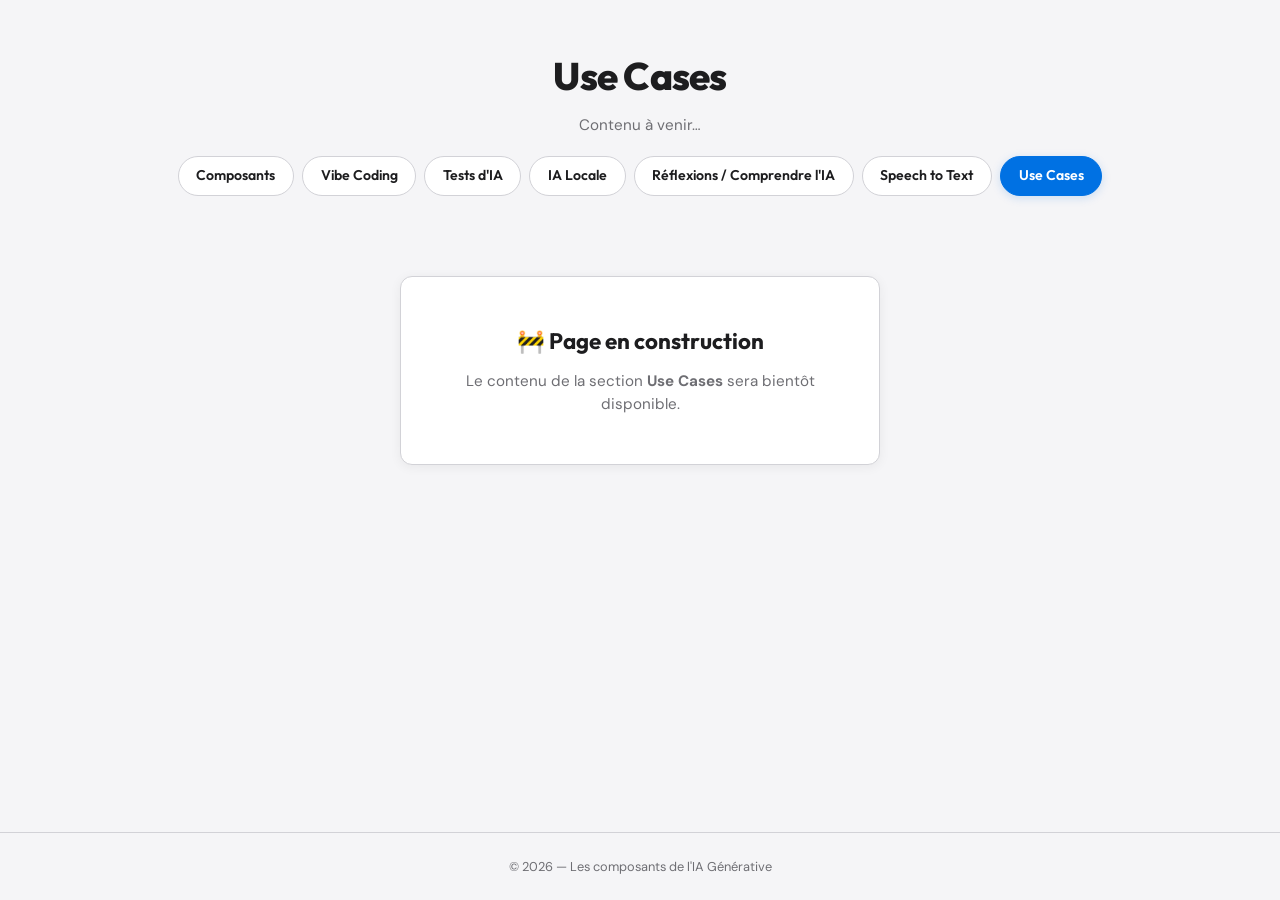
<file: use-cases.html>
<!DOCTYPE html>
<html lang="fr">
<head>
  <meta charset="UTF-8" />
  <meta name="viewport" content="width=device-width, initial-scale=1.0" />
  <title>Use Cases — IA Générative</title>
  <link rel="icon" href="images/favicon.ico" />
  <link rel="preconnect" href="https://fonts.googleapis.com" />
  <link rel="preconnect" href="https://fonts.gstatic.com" crossorigin />
  <link href="https://fonts.googleapis.com/css2?family=DM+Sans:ital,opsz,wght@0,9..40,300..800;1,9..40,300..800&family=Outfit:wght@400;600;700;800&display=swap" rel="stylesheet" />
  <link rel="stylesheet" href="style.css" />
</head>
<body>

  <header class="site-header">
    <h1>Use Cases</h1>
    <p class="subtitle">Contenu à venir…</p>
    <nav class="site-nav">
      <a class="nav__link" href="index.html">Composants</a>
      <a class="nav__link" href="vibe-coding.html">Vibe Coding</a>
      <a class="nav__link" href="tests-ia.html">Tests d'IA</a>
      <a class="nav__link" href="ia-locale.html">IA Locale</a>
      <a class="nav__link" href="reflexions.html">Réflexions / Comprendre l'IA</a>
      <a class="nav__link" href="speech-to-text.html">Speech to Text</a>
      <a class="nav__link nav__link--active" href="use-cases.html" aria-current="page">Use Cases</a>
    </nav>
  </header>

  <main class="main-layout">
    <section class="placeholder-section">
      <div class="placeholder-card">
        <h2>🚧 Page en construction</h2>
        <p>Le contenu de la section <strong>Use Cases</strong> sera bientôt disponible.</p>
      </div>
    </section>
  </main>

  <footer class="site-footer">
    <p>© 2026 — Les composants de l'IA Générative</p>
  </footer>

</body>
</html>
</file>
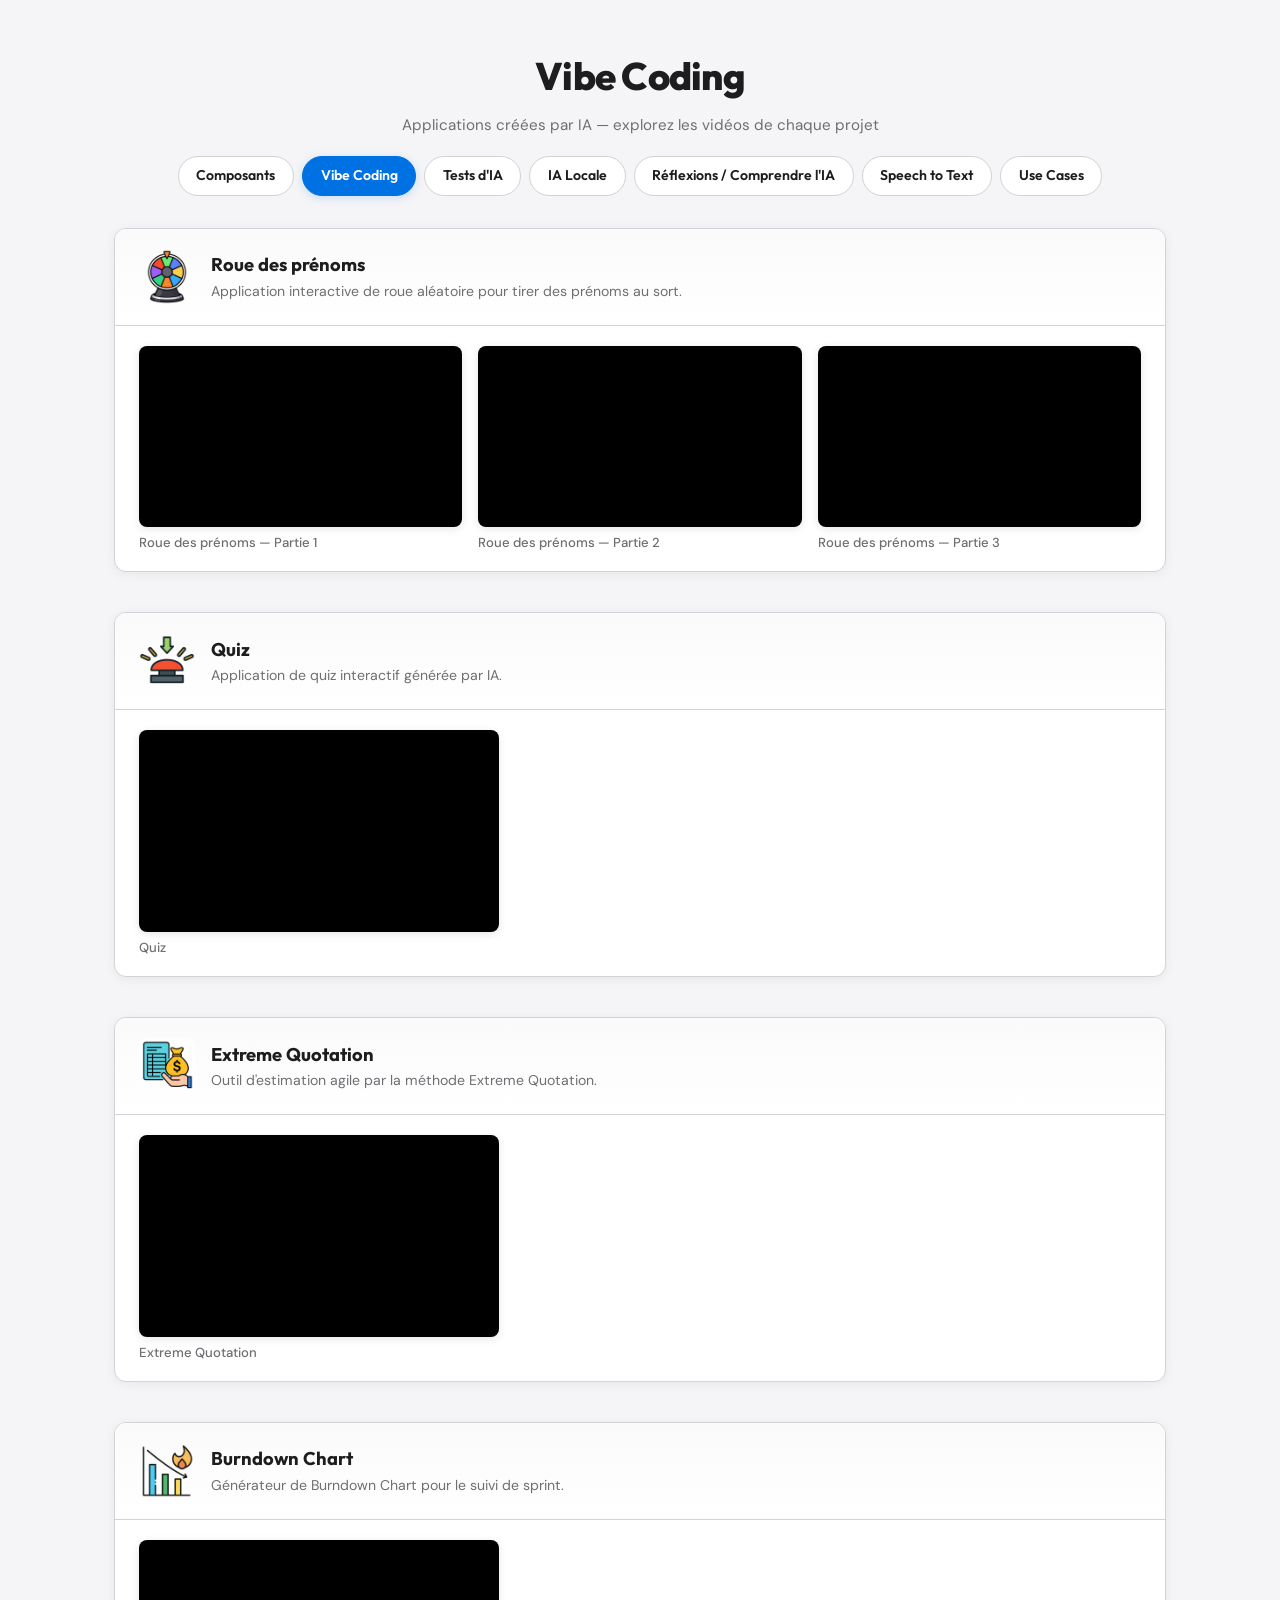
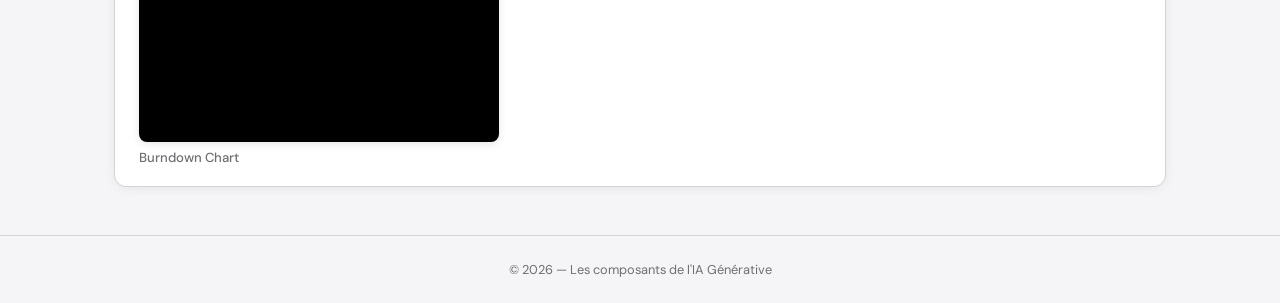
<file: vibe-coding.html>
<!DOCTYPE html>
<html lang="fr">
<head>
  <meta charset="UTF-8" />
  <meta name="viewport" content="width=device-width, initial-scale=1.0" />
  <title>Vibe Coding — IA Générative</title>
  <link rel="icon" href="images/favicon.ico" />
  <link rel="preconnect" href="https://fonts.googleapis.com" />
  <link rel="preconnect" href="https://fonts.gstatic.com" crossorigin />
  <link href="https://fonts.googleapis.com/css2?family=DM+Sans:ital,opsz,wght@0,9..40,300..800;1,9..40,300..800&family=Outfit:wght@400;600;700;800&display=swap" rel="stylesheet" />
  <link rel="stylesheet" href="style.css" />
</head>
<body>

  <header class="site-header">
    <h1>Vibe Coding</h1>
    <p class="subtitle">Applications créées par IA — explorez les vidéos de chaque projet</p>
    <nav class="site-nav">
      <a class="nav__link" href="index.html">Composants</a>
      <a class="nav__link nav__link--active" href="vibe-coding.html" aria-current="page">Vibe Coding</a>
      <a class="nav__link" href="tests-ia.html">Tests d'IA</a>
      <a class="nav__link" href="ia-locale.html">IA Locale</a>
      <a class="nav__link" href="reflexions.html">Réflexions / Comprendre l'IA</a>
      <a class="nav__link" href="speech-to-text.html">Speech to Text</a>
      <a class="nav__link" href="use-cases.html">Use Cases</a>
    </nav>
  </header>

  <main class="main-layout main-layout--wide">
    <section class="vc-section">
      <article class="vc-app">
        <div class="vc-app__header">
          <img src="images/vibe-coding/roue-des-prenoms.png" alt="Roue des prénoms" class="vc-app__icon" />
          <div class="vc-app__info">
            <h2 class="vc-app__name">Roue des prénoms</h2>
            <p class="vc-app__desc">Application interactive de roue aléatoire pour tirer des prénoms au sort.</p>
          </div>
        </div>
        <div class="vc-app__videos">
            <div class="vc-video">
              <div class="vc-video__embed">
                <iframe src="https://www.youtube-nocookie.com/embed/YnaGphNTMio"
                  title="Roue des prénoms — Partie 1" frameborder="0"
                  allow="autoplay; fullscreen"
                  referrerpolicy="strict-origin-when-cross-origin" allowfullscreen></iframe>
              </div>
              <p class="vc-video__title">Roue des prénoms — Partie 1</p>
            </div>
            <div class="vc-video">
              <div class="vc-video__embed">
                <iframe src="https://www.youtube-nocookie.com/embed/_J655DHocxk"
                  title="Roue des prénoms — Partie 2" frameborder="0"
                  allow="autoplay; fullscreen"
                  referrerpolicy="strict-origin-when-cross-origin" allowfullscreen></iframe>
              </div>
              <p class="vc-video__title">Roue des prénoms — Partie 2</p>
            </div>
            <div class="vc-video">
              <div class="vc-video__embed">
                <iframe src="https://www.youtube-nocookie.com/embed/0uffwwc_jnM"
                  title="Roue des prénoms — Partie 3" frameborder="0"
                  allow="autoplay; fullscreen"
                  referrerpolicy="strict-origin-when-cross-origin" allowfullscreen></iframe>
              </div>
              <p class="vc-video__title">Roue des prénoms — Partie 3</p>
            </div>

        </div>
      </article>
      <article class="vc-app">
        <div class="vc-app__header">
          <img src="images/vibe-coding/quiz.png" alt="Quiz" class="vc-app__icon" />
          <div class="vc-app__info">
            <h2 class="vc-app__name">Quiz</h2>
            <p class="vc-app__desc">Application de quiz interactif générée par IA.</p>
          </div>
        </div>
        <div class="vc-app__videos">
            <div class="vc-video">
              <div class="vc-video__embed">
                <iframe src="https://www.youtube-nocookie.com/embed/KoXADH7j7aA"
                  title="Quiz" frameborder="0"
                  allow="autoplay; fullscreen"
                  referrerpolicy="strict-origin-when-cross-origin" allowfullscreen></iframe>
              </div>
              <p class="vc-video__title">Quiz</p>
            </div>

        </div>
      </article>
      <article class="vc-app">
        <div class="vc-app__header">
          <img src="images/vibe-coding/extreme-quotation.png" alt="Extreme Quotation" class="vc-app__icon" />
          <div class="vc-app__info">
            <h2 class="vc-app__name">Extreme Quotation</h2>
            <p class="vc-app__desc">Outil d'estimation agile par la méthode Extreme Quotation.</p>
          </div>
        </div>
        <div class="vc-app__videos">
            <div class="vc-video">
              <div class="vc-video__embed">
                <iframe src="https://www.youtube-nocookie.com/embed/Ii_JgY4HaTw"
                  title="Extreme Quotation" frameborder="0"
                  allow="autoplay; fullscreen"
                  referrerpolicy="strict-origin-when-cross-origin" allowfullscreen></iframe>
              </div>
              <p class="vc-video__title">Extreme Quotation</p>
            </div>

        </div>
      </article>
      <article class="vc-app">
        <div class="vc-app__header">
          <img src="images/vibe-coding/burndown-chart.png" alt="Burndown Chart" class="vc-app__icon" />
          <div class="vc-app__info">
            <h2 class="vc-app__name">Burndown Chart</h2>
            <p class="vc-app__desc">Générateur de Burndown Chart pour le suivi de sprint.</p>
          </div>
        </div>
        <div class="vc-app__videos">
            <div class="vc-video">
              <div class="vc-video__embed">
                <iframe src="https://www.youtube-nocookie.com/embed/oZ0jPkYszbg"
                  title="Burndown Chart" frameborder="0"
                  allow="autoplay; fullscreen"
                  referrerpolicy="strict-origin-when-cross-origin" allowfullscreen></iframe>
              </div>
              <p class="vc-video__title">Burndown Chart</p>
            </div>

        </div>
      </article>

    </section>
  </main>

  <footer class="site-footer">
    <p>© 2026 — Les composants de l'IA Générative</p>
  </footer>

</body>
</html>
</file>
<file: style.css>
/* ═══════════════════════════════════════════════════════
   Composants de l'IA Générative — Stylesheet
   ═══════════════════════════════════════════════════════ */

:root {
  --color-bg:          #F5F5F7;
  --color-surface:     #FFFFFF;
  --color-text:        #1D1D1F;
  --color-text-muted:  #6E6E73;
  --color-accent:      #0071E3;
  --color-accent-glow: rgba(0, 113, 227, 0.18);
  --color-border:      #D2D2D7;
  --color-center-bg:   #C5E1A5;
  --color-right-bg:    #E3F2FD;
  --radius:            12px;
  --radius-sm:         8px;
  --shadow-card:       0 2px 12px rgba(0,0,0,0.06);
  --shadow-hover:      0 4px 24px rgba(0,0,0,0.10);
  --shadow-active:     0 0 0 3px var(--color-accent), 0 4px 20px var(--color-accent-glow);
  --font-display:      'Outfit', sans-serif;
  --font-body:         'DM Sans', sans-serif;
  --transition:        0.25s cubic-bezier(0.4, 0, 0.2, 1);
}

/* ── Reset ── */
*, *::before, *::after {
  box-sizing: border-box;
  margin: 0;
  padding: 0;
}

html {
  font-size: 16px;
  scroll-behavior: smooth;
}

body {
  font-family: var(--font-body);
  background: var(--color-bg);
  color: var(--color-text);
  line-height: 1.5;
  min-height: 100vh;
  display: flex;
  flex-direction: column;
  -webkit-font-smoothing: antialiased;
}

/* ── Header ── */
.site-header {
  text-align: center;
  padding: 3rem 1.5rem 1rem;
}

.site-header h1 {
  font-family: var(--font-display);
  font-weight: 800;
  font-size: clamp(1.6rem, 4vw, 2.4rem);
  letter-spacing: -0.02em;
  color: var(--color-text);
}

.subtitle {
  margin-top: 0.5rem;
  color: var(--color-text-muted);
  font-size: 0.95rem;
}

/* ── Navigation ── */
.site-nav {
  display: flex;
  flex-wrap: wrap;
  justify-content: center;
  gap: 0.5rem;
  margin-top: 1.25rem;
}

.nav__link {
  display: inline-flex;
  align-items: center;
  padding: 0.5rem 1.1rem;
  border-radius: 999px;
  font-family: var(--font-display);
  font-weight: 600;
  font-size: 0.88rem;
  color: var(--color-text);
  background: var(--color-surface);
  border: 1.5px solid var(--color-border);
  text-decoration: none;
  transition: background-color var(--transition),
              border-color var(--transition),
              color var(--transition),
              box-shadow var(--transition);
  white-space: nowrap;
}

.nav__link:hover {
  background: var(--color-accent);
  border-color: var(--color-accent);
  color: #fff;
  box-shadow: 0 2px 10px var(--color-accent-glow);
}

.nav__link--active {
  background: var(--color-accent);
  border-color: var(--color-accent);
  color: #fff;
  box-shadow: 0 2px 10px var(--color-accent-glow);
  pointer-events: none;
}

/* ── Main layout ── */
.main-layout {
  flex: 1;
  display: flex;
  flex-direction: column;
  align-items: center;
  gap: 2.5rem;
  padding: 1rem 1.5rem 3rem;
  max-width: 1400px;
  margin: 0 auto;
  width: 100%;
}

@media (min-width: 1100px) {
  .main-layout {
    flex-direction: row;
    align-items: flex-start;
    justify-content: center;
    gap: 3rem;
  }
}

/* ── Schema section ── */
.schema-section {
  flex-shrink: 0;
}

.schema {
  display: grid;
  grid-template-columns: 240px 200px 180px;
  grid-template-rows: repeat(7, auto);
  gap: 6px;
  align-items: stretch;
}

/* ── Colonnes ── */
.schema__col--left {
  display: contents;
}

.schema__col--right {
  display: contents;
}

/* ── Cellules génériques ── */
.cell {
  display: flex;
  align-items: center;
  gap: 0.65rem;
  padding: 0.55rem 0.8rem;
  border: 2px solid transparent;
  border-radius: var(--radius-sm);
  cursor: pointer;
  font-family: var(--font-display);
  font-weight: 700;
  font-size: 0.92rem;
  color: var(--color-text);
  transition: border-color var(--transition),
              box-shadow var(--transition),
              transform var(--transition),
              background-color var(--transition);
  position: relative;
  background: none;
  text-align: left;
  line-height: 1.25;
}

.cell:hover {
  transform: translateY(-1px);
  box-shadow: var(--shadow-hover);
}

.cell:focus-visible {
  outline: 2px solid var(--color-accent);
  outline-offset: 2px;
}

.cell--active {
  border-color: var(--color-accent) !important;
  box-shadow: var(--shadow-active) !important;
  transform: scale(1.02);
}

/* ── Cellules gauche ── */
.cell--left {
  grid-column: 1;
  background-color: var(--cell-bg, #FFF8E1);
  border-color: rgba(0,0,0,0.06);
}

/* ── Cellules droite ── */
.cell--right {
  grid-column: 3;
  background-color: var(--color-right-bg);
  border-color: rgba(0,0,0,0.06);
  justify-content: center;
  flex-direction: column;
  text-align: center;
  padding: 0.8rem 0.6rem;
}

.cell--right .cell__icon {
  order: 2;
}

.cell--right .cell__label {
  order: 1;
}

/* Placement droite : LLM occupe lignes 1-2, Diffusion 3-5, ASR 6-7 */
/* 3 niveaux de bleu comme sur l'image originale */
.cell--right[data-sujet="llm"]             { grid-row: 1 / 3; background-color: #E3F2FD; }
.cell--right[data-sujet="diffusion-model"] { grid-row: 3 / 6; background-color: #BBDEFB; }
.cell--right[data-sujet="asr-model"]       { grid-row: 6 / 8; background-color: #90CAF9; }

/* ── Centre ── */
.schema__center {
  grid-column: 2;
  grid-row: 1 / 8;
  display: flex;
  flex-direction: column;
  align-items: center;
  justify-content: center;
  gap: 1rem;
  background: var(--color-center-bg);
  border: 2px solid transparent;
  border-radius: var(--radius-sm);
  cursor: pointer;
  font-family: var(--font-display);
  font-weight: 700;
  font-size: 1.05rem;
  color: var(--color-text);
  transition: border-color var(--transition),
              box-shadow var(--transition),
              transform var(--transition);
  padding: 1.5rem 1rem;
}

.schema__center:hover {
  transform: translateY(-1px);
  box-shadow: var(--shadow-hover);
}

.schema__center:focus-visible {
  outline: 2px solid var(--color-accent);
  outline-offset: 2px;
}

.schema__center.cell--active {
  border-color: var(--color-accent) !important;
  box-shadow: var(--shadow-active) !important;
  transform: scale(1.02);
}

/* ── Icônes ── */
.cell__icon {
  width: 42px;
  height: 42px;
  object-fit: contain;
  flex-shrink: 0;
}

.cell__icon--center {
  width: 72px;
  height: 72px;
}

/* ── Playlist section ── */
.playlist-section {
  background: var(--color-surface);
  border: 1px solid var(--color-border);
  border-radius: var(--radius);
  box-shadow: var(--shadow-card);
  width: 100%;
  max-width: 520px;
  display: flex;
  flex-direction: column;
  max-height: 80vh;
  overflow: hidden;
}

@media (min-width: 1100px) {
  .playlist-section {
    position: sticky;
    top: 2rem;
    max-height: calc(100vh - 4rem);
  }
}

.playlist-header {
  display: flex;
  align-items: center;
  gap: 0.6rem;
  padding: 1rem 1.25rem;
  border-bottom: 1px solid var(--color-border);
  font-family: var(--font-display);
  font-weight: 600;
  font-size: 1rem;
  color: var(--color-text);
  flex-shrink: 0;
  background: linear-gradient(to bottom, #FAFAFA, var(--color-surface));
}

.playlist-header__icon {
  display: inline-flex;
  align-items: center;
  justify-content: center;
  width: 28px;
  height: 28px;
  border-radius: 50%;
  background: var(--color-accent);
  color: #fff;
  font-size: 0.7rem;
  flex-shrink: 0;
}

.playlist-container {
  overflow-y: auto;
  padding: 1rem 1.25rem;
  display: flex;
  flex-direction: column;
  gap: 1.25rem;
  flex: 1;
}

/* Scrollbar sobre */
.playlist-container::-webkit-scrollbar {
  width: 6px;
}
.playlist-container::-webkit-scrollbar-track {
  background: transparent;
}
.playlist-container::-webkit-scrollbar-thumb {
  background: var(--color-border);
  border-radius: 3px;
}
.playlist-container::-webkit-scrollbar-thumb:hover {
  background: var(--color-text-muted);
}

/* ── Video cards ── */
.video-card {
  animation: fadeSlideIn 0.35s ease both;
}

.video-card__embed {
  position: relative;
  width: 100%;
  padding-top: 56.25%; /* 16:9 */
  border-radius: var(--radius-sm);
  overflow: hidden;
  background: #000;
  box-shadow: 0 2px 8px rgba(0,0,0,0.10);
}

.video-card__embed iframe {
  position: absolute;
  top: 0;
  left: 0;
  width: 100%;
  height: 100%;
}

.video-card__title {
  margin-top: 0.45rem;
  font-size: 0.85rem;
  font-weight: 500;
  color: var(--color-text-muted);
  line-height: 1.35;
}

.playlist-empty {
  text-align: center;
  color: var(--color-text-muted);
  padding: 2rem 1rem;
  font-size: 0.9rem;
}

@keyframes fadeSlideIn {
  from {
    opacity: 0;
    transform: translateY(12px);
  }
  to {
    opacity: 1;
    transform: translateY(0);
  }
}

/* ── Footer ── */
.site-footer {
  text-align: center;
  padding: 1.5rem;
  font-size: 0.8rem;
  color: var(--color-text-muted);
  border-top: 1px solid var(--color-border);
  margin-top: auto;
}

/* ── Layout wide (Vibe Coding, etc.) ── */
.main-layout--wide {
  max-width: 1100px;
}

@media (min-width: 1100px) {
  .main-layout--wide {
    flex-direction: column;
    align-items: center;
  }
}

/* ── Vibe Coding section ── */
.vc-section {
  width: 100%;
  display: flex;
  flex-direction: column;
  gap: 2.5rem;
}

.vc-app {
  background: var(--color-surface);
  border: 1px solid var(--color-border);
  border-radius: var(--radius);
  box-shadow: var(--shadow-card);
  overflow: hidden;
}

.vc-app__header {
  display: flex;
  align-items: center;
  gap: 1rem;
  padding: 1.25rem 1.5rem;
  border-bottom: 1px solid var(--color-border);
  background: linear-gradient(to bottom, #FAFAFA, var(--color-surface));
}

.vc-app__icon {
  width: 56px;
  height: 56px;
  object-fit: contain;
  border-radius: var(--radius-sm);
  flex-shrink: 0;
}

.vc-app__header--no-icon {
  padding: 1.25rem 1.5rem;
}

.vc-app__info {
  min-width: 0;
}

.vc-app__name {
  font-family: var(--font-display);
  font-weight: 700;
  font-size: 1.15rem;
  color: var(--color-text);
  margin: 0;
}

.vc-app__desc {
  margin-top: 0.2rem;
  font-size: 0.88rem;
  color: var(--color-text-muted);
  line-height: 1.4;
}

.vc-app__videos {
  display: flex;
  flex-wrap: wrap;
  gap: 1rem;
  padding: 1.25rem 1.5rem;
}

.vc-video {
  flex: 1 1 280px;
  max-width: 360px;
  animation: fadeSlideIn 0.35s ease both;
}

.vc-video__embed {
  position: relative;
  width: 100%;
  padding-top: 56.25%; /* 16:9 */
  border-radius: var(--radius-sm);
  overflow: hidden;
  background: #000;
  box-shadow: 0 2px 8px rgba(0,0,0,0.10);
}

.vc-video__embed iframe {
  position: absolute;
  top: 0;
  left: 0;
  width: 100%;
  height: 100%;
}

.vc-video__title {
  margin-top: 0.4rem;
  font-size: 0.82rem;
  font-weight: 500;
  color: var(--color-text-muted);
  line-height: 1.3;
}

@media (max-width: 700px) {
  .vc-app__header {
    flex-direction: column;
    text-align: center;
  }

  .vc-app__videos {
    justify-content: center;
  }

  .vc-video {
    max-width: 100%;
  }
}

/* ── Placeholder pages ── */
.placeholder-section {
  display: flex;
  justify-content: center;
  align-items: center;
  flex: 1;
  width: 100%;
  padding: 3rem 1rem;
}

.placeholder-card {
  text-align: center;
  background: var(--color-surface);
  border: 1px solid var(--color-border);
  border-radius: var(--radius);
  box-shadow: var(--shadow-card);
  padding: 3rem 2.5rem;
  max-width: 480px;
}

.placeholder-card h2 {
  font-family: var(--font-display);
  font-weight: 700;
  font-size: 1.4rem;
  margin-bottom: 0.75rem;
  color: var(--color-text);
}

.placeholder-card p {
  color: var(--color-text-muted);
  font-size: 0.95rem;
  line-height: 1.5;
}

/* ── Responsive ── */
@media (max-width: 700px) {
  .schema {
    grid-template-columns: 1fr;
    grid-template-rows: auto;
    max-width: 320px;
    margin: 0 auto;
  }

  .schema__col--left,
  .schema__col--right {
    display: flex;
    flex-direction: column;
    gap: 6px;
  }

  .schema__center {
    grid-column: 1;
    grid-row: auto;
    flex-direction: row;
    padding: 1rem;
  }

  .cell--right {
    flex-direction: row;
    text-align: left;
  }

  .cell--right[data-sujet="llm"],
  .cell--right[data-sujet="diffusion-model"],
  .cell--right[data-sujet="asr-model"] {
    grid-row: auto;
  }

  .cell__icon--center {
    width: 48px;
    height: 48px;
  }

  .playlist-section {
    max-height: none;
  }
}
</file>
